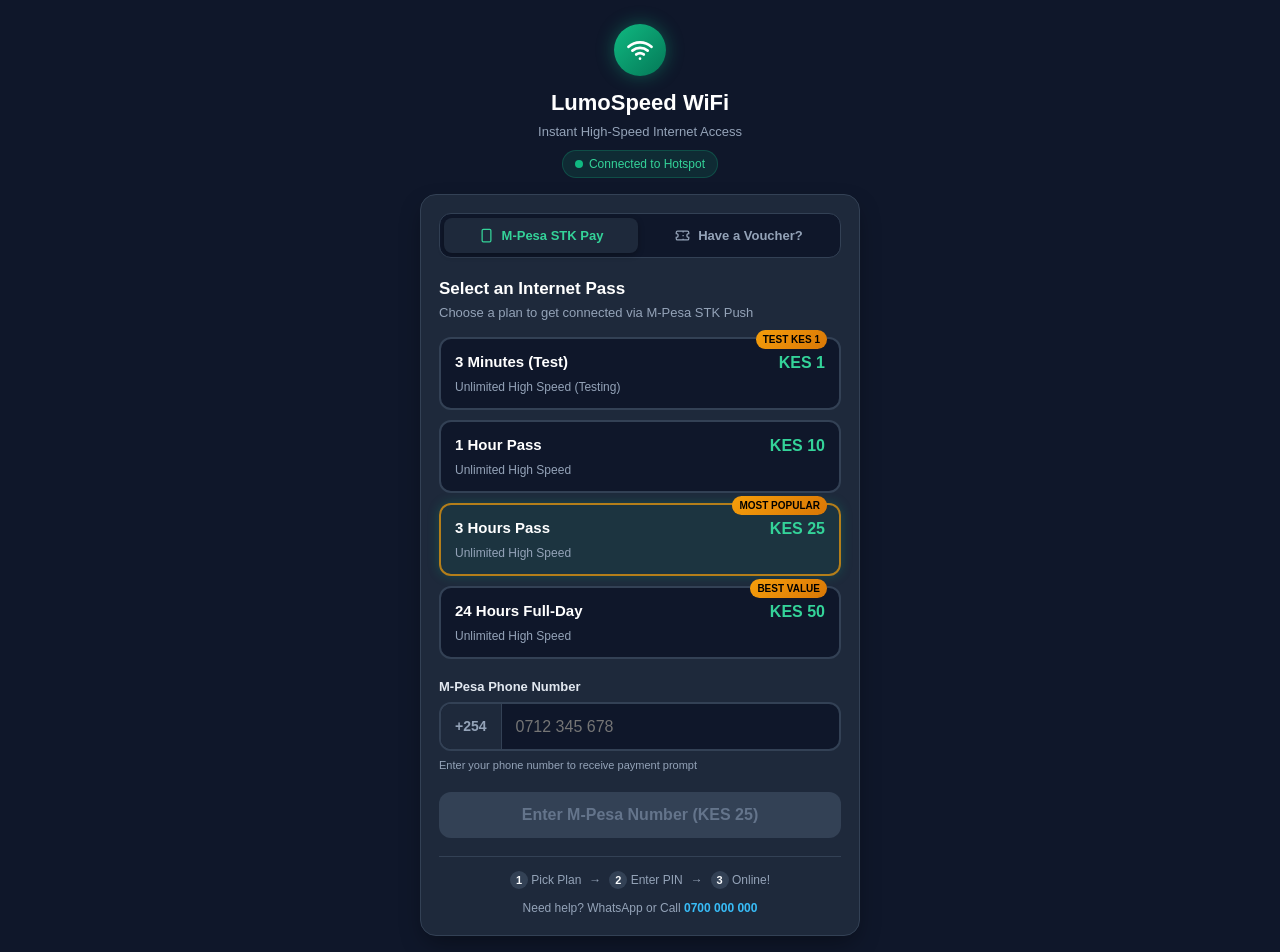
<file: mypublicwifi_portal.html>
<!DOCTYPE html>
<html lang="en">
<head>
  <meta charset="UTF-8">
  <meta name="viewport" content="width=device-width, initial-scale=1.0, maximum-scale=1.0, user-scalable=no">
  <title>LumoSpeed WiFi — Captive Login</title>
  <style>
    :root {
      --primary: #059669;
      --primary-hover: #047857;
      --bg-page: #0f172a;
      --bg-card: #1e293b;
      --text-main: #f8fafc;
      --text-muted: #94a3b8;
      --border-color: #334155;
      --border-active: #10b981;
      --radius-lg: 16px;
      --radius-md: 12px;
      --radius-sm: 8px;
      --shadow: 0 10px 25px -5px rgba(0, 0, 0, 0.4);
    }
    * { box-sizing: border-box; margin: 0; padding: 0; -webkit-tap-highlight-color: transparent; }
    body {
      font-family: -apple-system, BlinkMacSystemFont, "Segoe UI", Roboto, sans-serif;
      background-color: var(--bg-page);
      color: var(--text-main);
      min-height: 100vh;
      display: flex;
      justify-content: center;
      padding: 16px;
      line-height: 1.5;
    }
    .portal-wrapper { width: 100%; max-width: 440px; margin: 0 auto; display: flex; flex-direction: column; gap: 16px; }
    .brand-header { text-align: center; padding-top: 8px; }
    .logo-container {
      width: 52px; height: 52px; background: linear-gradient(135deg, #10b981, #047857);
      border-radius: 50%; margin: 0 auto 10px; display: flex; align-items: center; justify-content: center;
      box-shadow: 0 0 18px rgba(16, 185, 129, 0.4);
    }
    .wifi-icon { width: 26px; height: 26px; stroke: #fff; }
    .brand-title { font-size: 22px; font-weight: 700; color: #fff; }
    .brand-tagline { font-size: 13px; color: var(--text-muted); margin-top: 3px; }
    .network-badge {
      display: inline-flex; align-items: center; gap: 6px; background-color: rgba(16, 185, 129, 0.12);
      border: 1px solid rgba(16, 185, 129, 0.25); padding: 4px 12px; border-radius: 999px; margin-top: 8px;
      font-size: 12px; font-weight: 500; color: #34d399;
    }
    .badge-dot { width: 8px; height: 8px; background-color: #10b981; border-radius: 50%; animation: pulse-dot 2s infinite; }
    @keyframes pulse-dot { 0%, 100% { opacity: 1; transform: scale(1); } 50% { opacity: 0.4; transform: scale(0.85); } }
    .checkout-section { background-color: var(--bg-card); border: 1px solid var(--border-color); border-radius: var(--radius-lg); padding: 18px; box-shadow: var(--shadow); }
    .section-title { font-size: 17px; font-weight: 700; color: #fff; }
    .section-subtitle { font-size: 13px; color: var(--text-muted); margin-top: 2px; margin-bottom: 14px; }
    .plans-grid { display: flex; flex-direction: column; gap: 10px; margin-bottom: 18px; }
    .plan-card {
      position: relative; background-color: #0f172a; border: 2px solid var(--border-color);
      border-radius: var(--radius-md); padding: 12px 14px; cursor: pointer; transition: all 0.2s ease;
      display: flex; flex-direction: column; gap: 3px;
    }
    .plan-card.selected { border-color: var(--border-active); background-color: rgba(16, 185, 129, 0.08); box-shadow: 0 0 12px rgba(16, 185, 129, 0.25); }
    .plan-card.popular { border-color: rgba(245, 158, 11, 0.7); }
    .plan-badge {
      position: absolute; top: -9px; right: 12px; background: linear-gradient(135deg, #f59e0b, #d97706);
      color: #000; font-size: 10px; font-weight: 700; text-transform: uppercase; padding: 2px 7px; border-radius: 999px;
    }
    .plan-header { display: flex; justify-content: space-between; align-items: center; }
    .plan-duration { font-size: 15px; font-weight: 600; color: #fff; }
    .plan-price { font-size: 16px; font-weight: 700; color: #34d399; }
    .plan-desc { font-size: 12px; color: var(--text-muted); }
    .phone-form-container { display: flex; flex-direction: column; gap: 6px; margin-bottom: 18px; }
    .input-label { font-size: 13px; font-weight: 600; color: #e2e8f0; }
    .phone-input-wrapper { display: flex; align-items: center; background-color: #0f172a; border: 2px solid var(--border-color); border-radius: var(--radius-md); overflow: hidden; }
    .phone-input-wrapper:focus-within { border-color: #10b981; }
    .country-prefix { padding: 12px 14px; background-color: #1e293b; color: #94a3b8; font-weight: 600; font-size: 14px; border-right: 1px solid var(--border-color); }
    .phone-input-wrapper input { flex: 1; background: transparent; border: none; padding: 12px 14px; font-size: 16px; color: #fff; outline: none; font-weight: 500; }
    .input-hint { font-size: 11px; color: var(--text-muted); }
    .btn-primary {
      width: 100%; display: flex; align-items: center; justify-content: center; gap: 8px;
      background: linear-gradient(135deg, #10b981, #059669); color: #fff; border: none;
      border-radius: var(--radius-md); padding: 14px; font-size: 16px; font-weight: 700; cursor: pointer;
      box-shadow: 0 4px 14px rgba(16, 185, 129, 0.4);
    }
    .btn-primary:disabled { background: #334155; color: #64748b; cursor: not-allowed; box-shadow: none; }
    .info-footer { margin-top: 18px; border-top: 1px solid var(--border-color); padding-top: 14px; text-align: center; }
    .steps-row { display: flex; justify-content: center; align-items: center; gap: 8px; font-size: 12px; color: var(--text-muted); margin-bottom: 10px; }
    .step-num { width: 18px; height: 18px; background-color: #334155; color: #f8fafc; border-radius: 50%; font-size: 11px; font-weight: 700; display: inline-flex; align-items: center; justify-content: center; }
    .support-line { font-size: 12px; color: var(--text-muted); }
    .support-line strong { color: #38bdf8; }
    /* Modal */
    .modal-overlay { position: fixed; inset: 0; background: rgba(0,0,0,0.85); backdrop-filter: blur(4px); display: flex; align-items: center; justify-content: center; padding: 16px; z-index: 9999; }
    .modal-overlay.hidden { display: none !important; }
    .modal-card { width: 100%; max-width: 380px; background-color: var(--bg-card); border: 1px solid var(--border-color); border-radius: var(--radius-lg); padding: 24px 20px; text-align: center; position: relative; }
    .modal-close { position: absolute; top: 12px; right: 14px; background: transparent; border: none; font-size: 24px; color: var(--text-muted); cursor: pointer; }
    .pulse-ring { width: 68px; height: 68px; background-color: rgba(16, 185, 129, 0.15); border-radius: 50%; display: flex; align-items: center; justify-content: center; margin: 0 auto 14px; animation: ring-pulse 1.8s infinite; }
    @keyframes ring-pulse { 0% { box-shadow: 0 0 0 0 rgba(16, 185, 129, 0.6); } 70% { box-shadow: 0 0 0 18px rgba(16, 185, 129, 0); } 100% { box-shadow: 0 0 0 0 rgba(16, 185, 129, 0); } }
    .phone-ring-icon { width: 32px; height: 32px; stroke: #10b981; }
    .modal-title { font-size: 19px; font-weight: 700; color: #fff; margin-bottom: 6px; }
    .modal-title.success { color: #34d399; }
    .modal-title.failed { color: #f87171; }
    .modal-text { font-size: 14px; color: var(--text-muted); margin-bottom: 14px; }
    .pin-instruction { background-color: #0f172a; border-left: 3px solid #10b981; padding: 10px 12px; border-radius: var(--radius-sm); font-size: 13px; color: #e2e8f0; margin-bottom: 16px; text-align: left; }
    .polling-indicator { display: flex; align-items: center; justify-content: center; gap: 8px; font-size: 13px; color: var(--text-muted); margin-bottom: 14px; }
    .spinner { width: 16px; height: 16px; border: 2px solid rgba(255,255,255,0.2); border-top-color: #10b981; border-radius: 50%; animation: spin 0.8s linear infinite; }
    @keyframes spin { to { transform: rotate(360deg); } }
    .modal-timeout-bar { width: 100%; height: 4px; background-color: #0f172a; border-radius: 2px; overflow: hidden; }
    .progress-fill { width: 100%; height: 100%; background: linear-gradient(90deg, #10b981, #38bdf8); transition: width 1s linear; }
    .btn-secondary { width: 100%; background-color: #334155; color: #fff; border: none; border-radius: var(--radius-md); padding: 12px; font-size: 15px; font-weight: 600; cursor: pointer; margin-top: 10px; }

    /* Switcher Tabs */
    .checkout-tabs { display: flex; background-color: #0f172a; border-radius: var(--radius-md); padding: 4px; margin-bottom: 18px; border: 1px solid var(--border-color); gap: 4px; }
    .checkout-tab { flex: 1; display: flex; align-items: center; justify-content: center; gap: 8px; padding: 10px; background: none; border: none; border-radius: var(--radius-sm); color: var(--text-muted); font-size: 13px; font-weight: 600; cursor: pointer; transition: all 0.2s; }
    .checkout-tab:hover { color: #fff; }
    .checkout-tab.active { background-color: #1e293b; color: #34d399; box-shadow: 0 2px 6px rgba(0,0,0,0.3); }
    .voucher-panel { display: flex; flex-direction: column; gap: 14px; }
    .voucher-input-wrapper { width: 100%; }
    .voucher-input-wrapper input { width: 100%; padding: 14px; background-color: #0f172a; border: 1.5px solid var(--border-color); border-radius: var(--radius-md); color: #34d399; font-family: monospace; font-size: 18px; font-weight: 700; letter-spacing: 2px; text-align: center; text-transform: uppercase; outline: none; box-sizing: border-box; }
    .voucher-input-wrapper input:focus { border-color: #10b981; box-shadow: 0 0 0 3px rgba(16, 185, 129, 0.2); }
    .voucher-error-alert { background-color: rgba(239, 68, 68, 0.15); border: 1px solid rgba(239, 68, 68, 0.4); color: #fca5a5; padding: 10px; border-radius: var(--radius-sm); font-size: 13px; text-align: center; }
  </style>
</head>
<body>
  <div class="portal-wrapper">
    <header class="brand-header">
      <div class="logo-container">
        <svg class="wifi-icon" viewBox="0 0 24 24" fill="none" stroke="currentColor" stroke-width="2.5" stroke-linecap="round" stroke-linejoin="round">
          <path d="M5 12.55a11 11 0 0 1 14.08 0"></path>
          <path d="M1.42 9a16 16 0 0 1 21.16 0"></path>
          <path d="M8.53 16.11a6 6 0 0 1 6.95 0"></path>
          <line x1="12" y1="20" x2="12.01" y2="20"></line>
        </svg>
      </div>
      <h1 class="brand-title">LumoSpeed WiFi</h1>
      <p class="brand-tagline">Instant High-Speed Internet Access</p>
      <div class="network-badge">
        <span class="badge-dot"></span>
        <span class="badge-text">Connected to Hotspot</span>
      </div>
    </header>

    <main class="main-content">
      <section class="checkout-section">
        <!-- Switcher Tabs -->
        <div class="checkout-tabs">
          <button type="button" class="checkout-tab active" id="tabMpesaBtn" onclick="switchCheckoutTab('mpesa')">
            <svg width="15" height="15" viewBox="0 0 24 24" fill="none" stroke="currentColor" stroke-width="2">
              <rect x="5" y="2" width="14" height="20" rx="2" ry="2"></rect>
              <line x1="12" y1="18" x2="12.01" y2="18"></line>
            </svg>
            M-Pesa STK Pay
          </button>
          <button type="button" class="checkout-tab" id="tabVoucherBtn" onclick="switchCheckoutTab('voucher')">
            <svg width="15" height="15" viewBox="0 0 24 24" fill="none" stroke="currentColor" stroke-width="2">
              <path d="M2 9a3 3 0 0 1 0 6v2a2 2 0 0 0 2 2h16a2 2 0 0 0 2-2v-2a3 3 0 0 1 0-6V7a2 2 0 0 0-2-2H4a2 2 0 0 0-2 2z"></path>
              <line x1="13" y1="5" x2="13" y2="7"></line>
              <line x1="13" y1="11" x2="13" y2="13"></line>
              <line x1="13" y1="17" x2="13" y2="19"></line>
            </svg>
            Have a Voucher?
          </button>
        </div>

        <!-- M-Pesa Panel -->
        <div id="mpesaPanel">
          <h2 class="section-title">Select an Internet Pass</h2>
          <p class="section-subtitle">Choose a plan to get connected via M-Pesa STK Push</p>

          <div class="plans-grid" id="plansContainer">
            <!-- Default Plans -->
            <div class="plan-card" data-plan-id="3min" data-price="1" data-name="3 Minutes Test Pass">
              <div class="plan-badge">Test KES 1</div>
              <div class="plan-header">
                <span class="plan-duration">3 Minutes (Test)</span>
                <span class="plan-price">KES 1</span>
              </div>
              <div class="plan-desc">Unlimited High Speed (Testing)</div>
            </div>
            <div class="plan-card" data-plan-id="1hr" data-price="10" data-name="1 Hour Pass">
              <div class="plan-header">
                <span class="plan-duration">1 Hour Pass</span>
                <span class="plan-price">KES 10</span>
              </div>
              <div class="plan-desc">Unlimited High Speed</div>
            </div>
            <div class="plan-card popular selected" data-plan-id="3hr" data-price="25" data-name="3 Hours Pass">
              <div class="plan-badge">Most Popular</div>
              <div class="plan-header">
                <span class="plan-duration">3 Hours Pass</span>
                <span class="plan-price">KES 25</span>
              </div>
              <div class="plan-desc">Unlimited High Speed</div>
            </div>
            <div class="plan-card" data-plan-id="24hr" data-price="50" data-name="24 Hours Full-Day">
              <div class="plan-badge">Best Value</div>
              <div class="plan-header">
                <span class="plan-duration">24 Hours Full-Day</span>
                <span class="plan-price">KES 50</span>
              </div>
              <div class="plan-desc">Unlimited High Speed</div>
            </div>
          </div>

          <div class="phone-form-container">
            <label for="mpesaPhone" class="input-label">M-Pesa Phone Number</label>
            <div class="phone-input-wrapper">
              <span class="country-prefix">+254</span>
              <input type="tel" id="mpesaPhone" placeholder="0712 345 678" maxlength="12" inputmode="numeric">
            </div>
            <span class="input-hint">Enter your phone number to receive payment prompt</span>
          </div>

          <button id="payBtn" class="btn-primary" disabled>
            <span id="btnText">Enter M-Pesa Number (KES 25)</span>
          </button>

          <div class="info-footer">
            <div class="steps-row">
              <div><span class="step-num">1</span> Pick Plan</div>
              <div>→</div>
              <div><span class="step-num">2</span> Enter PIN</div>
              <div>→</div>
              <div><span class="step-num">3</span> Online!</div>
            </div>
            <p class="support-line">Need help? WhatsApp or Call <strong>0700 000 000</strong></p>
          </div>
        </div>

        <!-- Voucher Panel -->
        <div id="voucherPanel" class="voucher-panel" style="display:none;">
          <h2 class="section-title">Redeem Access Voucher</h2>
          <p class="section-subtitle">Enter your 6-character code (or full voucher) below to connect instantly</p>

          <div class="voucher-form-container">
            <label for="voucherCodeInput" class="input-label">Voucher Code</label>
            <div class="voucher-input-wrapper">
              <input type="text" 
                     id="voucherCodeInput" 
                     placeholder="e.g. 78X2KP or LUMO-78X2KP" 
                     maxlength="16" 
                     autocomplete="off" 
                     autocapitalize="characters"
                     spellcheck="false">
            </div>
            <div id="voucherErrorAlert" class="voucher-error-alert" style="display:none; margin-top:8px;"></div>
          </div>

          <button id="redeemVoucherBtn" class="btn-primary" type="button" style="margin-top:4px;">
            <span id="voucherBtnText">Connect with Voucher</span>
          </button>

          <div class="info-footer">
            <p class="support-line">Need help or want to buy a voucher? Contact <strong>0700 000 000</strong></p>
          </div>
        </div>
      </section>
    </main>

    <!-- Native MyPublicWiFi Hidden Unlock Form -->
    <form id="mypublicwifiForm" action="./" method="post" style="display:none;">
      <input type="hidden" name="_action" id="mypwAction" value="VoucherLogin">
      <input type="hidden" name="Voucher" id="mypwVoucher" value="">
    </form>

    <!-- Live Payment Modal -->
    <div id="paymentModal" class="modal-overlay hidden">
      <div class="modal-card">
        <button id="closeModalBtn" class="modal-close">&times;</button>

        <div id="modalPendingState">
          <div class="pulse-ring">
            <svg class="phone-ring-icon" viewBox="0 0 24 24" fill="none" stroke="currentColor" stroke-width="2">
              <rect x="5" y="2" width="14" height="20" rx="2" ry="2"></rect>
              <line x1="12" y1="18" x2="12.01" y2="18"></line>
            </svg>
          </div>
          <h3 class="modal-title">Check Your Phone</h3>
          <p class="modal-text">An M-Pesa prompt for <strong id="modalAmount">KES 25</strong> has been sent to <strong id="modalPhone">07XXXXXXXX</strong>.</p>
          <div class="pin-instruction">Enter your <strong>M-Pesa PIN</strong> on your phone to complete payment.</div>
          <div class="polling-indicator">
            <div class="spinner"></div>
            <span id="pollingStatusText">Awaiting confirmation...</span>
          </div>
          <div class="modal-timeout-bar">
            <div id="timeoutProgressBar" class="progress-fill"></div>
          </div>
        </div>

        <div id="modalSuccessState" style="display:none;">
          <h3 class="modal-title success">Payment Verified!</h3>
          <p class="modal-text">Unlocking your internet access now...</p>
          <div class="spinner" style="margin: 10px auto;"></div>
        </div>

        <div id="modalFailedState" style="display:none;">
          <h3 class="modal-title failed">Payment Incomplete</h3>
          <p id="modalFailedMsg" class="modal-text">The payment request timed out or was cancelled.</p>
          <button id="retryBtn" class="btn-secondary">Try Again</button>
        </div>
      </div>
    </div>
  </div>

  <script>
    let FLASK_API_BASE = "http://192.168.5.1:5000";
    let selectedPlan = { id: "3hr", price: 25, name: "3 Hours Pass" };
    let pollInterval = null;
    let timerInterval = null;

    // Hotspot Gateway candidate endpoints
    const CANDIDATE_URLS = [
      "http://192.168.5.1:5000",
      "http://192.168.137.1:5000",
      (window.location.hostname && !window.location.hostname.includes("connectivity") && !window.location.hostname.includes("google") ? "http://" + window.location.hostname + ":5000" : null),
      "http://127.0.0.1:5000"
    ].filter(Boolean);

    async function detectFlaskApi() {
      for (const url of CANDIDATE_URLS) {
        try {
          const controller = new AbortController();
          const timeoutId = setTimeout(() => controller.abort(), 1800);
          const res = await fetch(url + "/api/plans", { method: "GET", mode: "cors", signal: controller.signal });
          clearTimeout(timeoutId);
          if (res.ok) {
            FLASK_API_BASE = url;
            console.log("Connected to portal server at:", FLASK_API_BASE);
            const data = await res.json();
            if (data.plans && data.plans.length > 0) {
              renderPlans(data.plans);
            }
            return url;
          }
        } catch (e) {
          // Continue to next candidate
        }
      }
      return FLASK_API_BASE;
    }

    document.addEventListener("DOMContentLoaded", () => {
      // 1. Detect active Flask API endpoint
      detectFlaskApi();

      // 2. Setup card click handlers
      setupCardClicks();

      // 3. Phone input formatting
      const phoneInput = document.getElementById("mpesaPhone");
      phoneInput.addEventListener("input", (e) => {
        let val = e.target.value.replace(/[^0-9]/g, "");
        if (val.length > 10) val = val.substring(0, 10);
        e.target.value = val;
        updatePayBtn();
      });

      // 4. Pay button click
      const payBtn = document.getElementById("payBtn");
      payBtn.addEventListener("click", async () => {
        const phone = phoneInput.value.trim();
        if (!selectedPlan || phone.length < 10) return;

        payBtn.disabled = true;
        payBtn.innerText = "Connecting to Server...";

        // Ensure we have active endpoint
        await detectFlaskApi();
        payBtn.innerText = "Sending STK Push...";

        fetch(FLASK_API_BASE + "/api/create-charge", {
          method: "POST",
          headers: { "Content-Type": "application/json" },
          body: JSON.stringify({
            plan_id: selectedPlan.id,
            phone: phone,
          })
        })
        .then(r => r.json())
        .then(res => {
          if (res.success && res.charge_id) {
            openModal(res);
            startPolling(res.charge_id);
          } else {
            alert(res.error || "Could not trigger payment. Check phone number.");
            updatePayBtn();
          }
        })
        .catch(err => {
          alert("Could not reach portal server at:\n" + FLASK_API_BASE + "\n\nError: " + err.message + "\n\nPlease ensure scripts\\start_hotspot.bat is running on your PC.");
          updatePayBtn();
        });
      });

      document.getElementById("closeModalBtn").onclick = closeModal;
      document.getElementById("retryBtn").onclick = closeModal;
    });

    function setupCardClicks() {
      document.querySelectorAll(".plan-card").forEach(card => {
        card.onclick = () => {
          document.querySelectorAll(".plan-card").forEach(c => c.classList.remove("selected"));
          card.classList.add("selected");
          selectedPlan = {
            id: card.dataset.planId,
            price: parseInt(card.dataset.price, 10),
            name: card.dataset.name
          };
          updatePayBtn();
        };
      });
    }

    function renderPlans(plans) {
      const container = document.getElementById("plansContainer");
      container.innerHTML = "";
      plans.forEach(p => {
        const div = document.createElement("div");
        div.className = "plan-card" + (p.popular ? " popular" : "") + (p.id === "3hr" ? " selected" : "");
        div.dataset.planId = p.id;
        div.dataset.price = p.price_kes;
        div.dataset.name = p.name;
        div.innerHTML = `
          ${p.badge ? `<div class="plan-badge">${p.badge}</div>` : ""}
          <div class="plan-header">
            <span class="plan-duration">${p.duration_label || p.name}</span>
            <span class="plan-price">KES ${p.price_kes}</span>
          </div>
          <div class="plan-desc">Unlimited High Speed</div>
        `;
        container.appendChild(div);
      });
      setupCardClicks();
    }

    function updatePayBtn() {
      const phone = document.getElementById("mpesaPhone").value.replace(/[^0-9]/g, "");
      const payBtn = document.getElementById("payBtn");
      const valid = selectedPlan && (phone.length === 10);
      if (valid) {
        payBtn.disabled = false;
        payBtn.innerText = `Pay KES ${selectedPlan.price} with M-Pesa`;
      } else {
        payBtn.disabled = true;
        payBtn.innerText = `Enter M-Pesa Number (KES ${selectedPlan ? selectedPlan.price : 0})`;
      }
    }

    function openModal(data) {
      document.getElementById("modalPendingState").style.display = "block";
      document.getElementById("modalSuccessState").style.display = "none";
      document.getElementById("modalFailedState").style.display = "none";
      document.getElementById("modalAmount").innerText = `KES ${data.amount_kes}`;
      document.getElementById("modalPhone").innerText = data.phone;
      document.getElementById("pollingStatusText").innerText = "Awaiting PIN on phone...";
      document.getElementById("paymentModal").classList.remove("hidden");

      let elapsed = 0;
      const bar = document.getElementById("timeoutProgressBar");
      bar.style.width = "100%";
      clearInterval(timerInterval);
      timerInterval = setInterval(() => {
        elapsed += 1;
        bar.style.width = Math.max(0, 100 - (elapsed / 70) * 100) + "%";
        if (elapsed >= 70) {
          clearInterval(timerInterval);
          clearInterval(pollInterval);
          showFailed("Payment timed out. You did not enter your PIN in time.");
        }
      }, 1000);
    }

    function startPolling(chargeId) {
      clearInterval(pollInterval);
      pollInterval = setInterval(() => {
        fetch(FLASK_API_BASE + `/api/charge-status/${encodeURIComponent(chargeId)}`)
          .then(r => r.json())
          .then(res => {
            if (res.status === "succeeded" && res.access_granted) {
              clearInterval(pollInterval);
              clearInterval(timerInterval);
              showSuccess(res);
            } else if (res.status === "failed" || res.status === "expired") {
              clearInterval(pollInterval);
              clearInterval(timerInterval);
              showFailed(res.message || "Payment cancelled or failed.");
            }
          })
          .catch(e => console.log("Poll wait..."));
      }, 3000);
    }

    function showSuccess(data) {
      document.getElementById("modalPendingState").style.display = "none";
      document.getElementById("modalFailedState").style.display = "none";
      document.getElementById("modalSuccessState").style.display = "block";

      const actionInput = document.getElementById("mypwAction");
      const voucherInput = document.getElementById("mypwVoucher");

      if (data && data.voucher_code) {
        actionInput.value = data.action || "VoucherLogin";
        voucherInput.value = data.voucher_code;
      } else {
        actionInput.value = "TOCLogin";
        voucherInput.value = "";
      }

      // Native MyPublicWiFi Unlock: submit form to ./
      setTimeout(() => {
        document.getElementById("mypublicwifiForm").submit();
      }, 1500);
    }

    function showFailed(msg) {
      document.getElementById("modalPendingState").style.display = "none";
      document.getElementById("modalSuccessState").style.display = "none";
      document.getElementById("modalFailedState").style.display = "block";
      document.getElementById("modalFailedMsg").innerText = msg;
      updatePayBtn();
    }

    function closeModal() {
      clearInterval(pollInterval);
      clearInterval(timerInterval);
      document.getElementById("paymentModal").classList.add("hidden");
      updatePayBtn();
    }

    function switchCheckoutTab(mode) {
      const mpesaBtn = document.getElementById("tabMpesaBtn");
      const voucherBtn = document.getElementById("tabVoucherBtn");
      const mpesaPanel = document.getElementById("mpesaPanel");
      const voucherPanel = document.getElementById("voucherPanel");

      if (mode === "voucher") {
        if (mpesaBtn) mpesaBtn.classList.remove("active");
        if (voucherBtn) voucherBtn.classList.add("active");
        if (mpesaPanel) mpesaPanel.style.display = "none";
        if (voucherPanel) {
          voucherPanel.style.display = "flex";
          const vInput = document.getElementById("voucherCodeInput");
          if (vInput) vInput.focus();
        }
      } else {
        if (voucherBtn) voucherBtn.classList.remove("active");
        if (mpesaBtn) mpesaBtn.classList.add("active");
        if (voucherPanel) voucherPanel.style.display = "none";
        if (mpesaPanel) mpesaPanel.style.display = "block";
      }
    }

    // Voucher handling
    const voucherInput = document.getElementById("voucherCodeInput");
    const redeemBtn = document.getElementById("redeemVoucherBtn");
    const voucherErrorAlert = document.getElementById("voucherErrorAlert");

    if (voucherInput) {
      voucherInput.addEventListener("input", (e) => {
        let val = e.target.value.toUpperCase().replace(/[^A-Z0-9-]/g, "");
        if (val.startsWith("LUMO") && val.length > 4 && val[4] !== "-") {
          val = "LUMO-" + val.substring(4);
        }
        e.target.value = val;
        if (voucherErrorAlert) voucherErrorAlert.style.display = "none";
      });
      voucherInput.addEventListener("keypress", (e) => {
        if (e.key === "Enter" && redeemBtn) redeemBtn.click();
      });
    }

    if (redeemBtn) {
      redeemBtn.addEventListener("click", async () => {
        const code = voucherInput ? voucherInput.value.trim().toUpperCase() : "";
        if (!code) {
          showVoucherError("Please enter a voucher code.");
          if (voucherInput) voucherInput.focus();
          return;
        }

        redeemBtn.disabled = true;
        document.getElementById("voucherBtnText").innerText = "Validating Voucher...";
        if (voucherErrorAlert) voucherErrorAlert.style.display = "none";

        try {
          const res = await fetch(FLASK_API_BASE + "/api/redeem-voucher", {
            method: "POST",
            headers: { "Content-Type": "application/json" },
            body: JSON.stringify({ code: code, gateway_url: "http://192.168.5.1/" })
          });
          const data = await res.json();
          if (res.ok && data.success && data.access_granted) {
            document.getElementById("voucherBtnText").innerText = "Connected!";
            document.getElementById("paymentModal").classList.remove("hidden");
            showSuccess(data);
          } else {
            showVoucherError(data.error || "Could not validate voucher.");
            redeemBtn.disabled = false;
            document.getElementById("voucherBtnText").innerText = "Connect with Voucher";
          }
        } catch (err) {
          console.error("Voucher error:", err);
          showVoucherError("Could not connect to payment backend. Make sure hotspot is running.");
          redeemBtn.disabled = false;
          document.getElementById("voucherBtnText").innerText = "Connect with Voucher";
        }
      });
    }

    function showVoucherError(msg) {
      if (voucherErrorAlert) {
        voucherErrorAlert.innerText = msg;
        voucherErrorAlert.style.display = "block";
      } else {
        alert(msg);
      }
    }
  </script>
</body>
</html>
</file>
